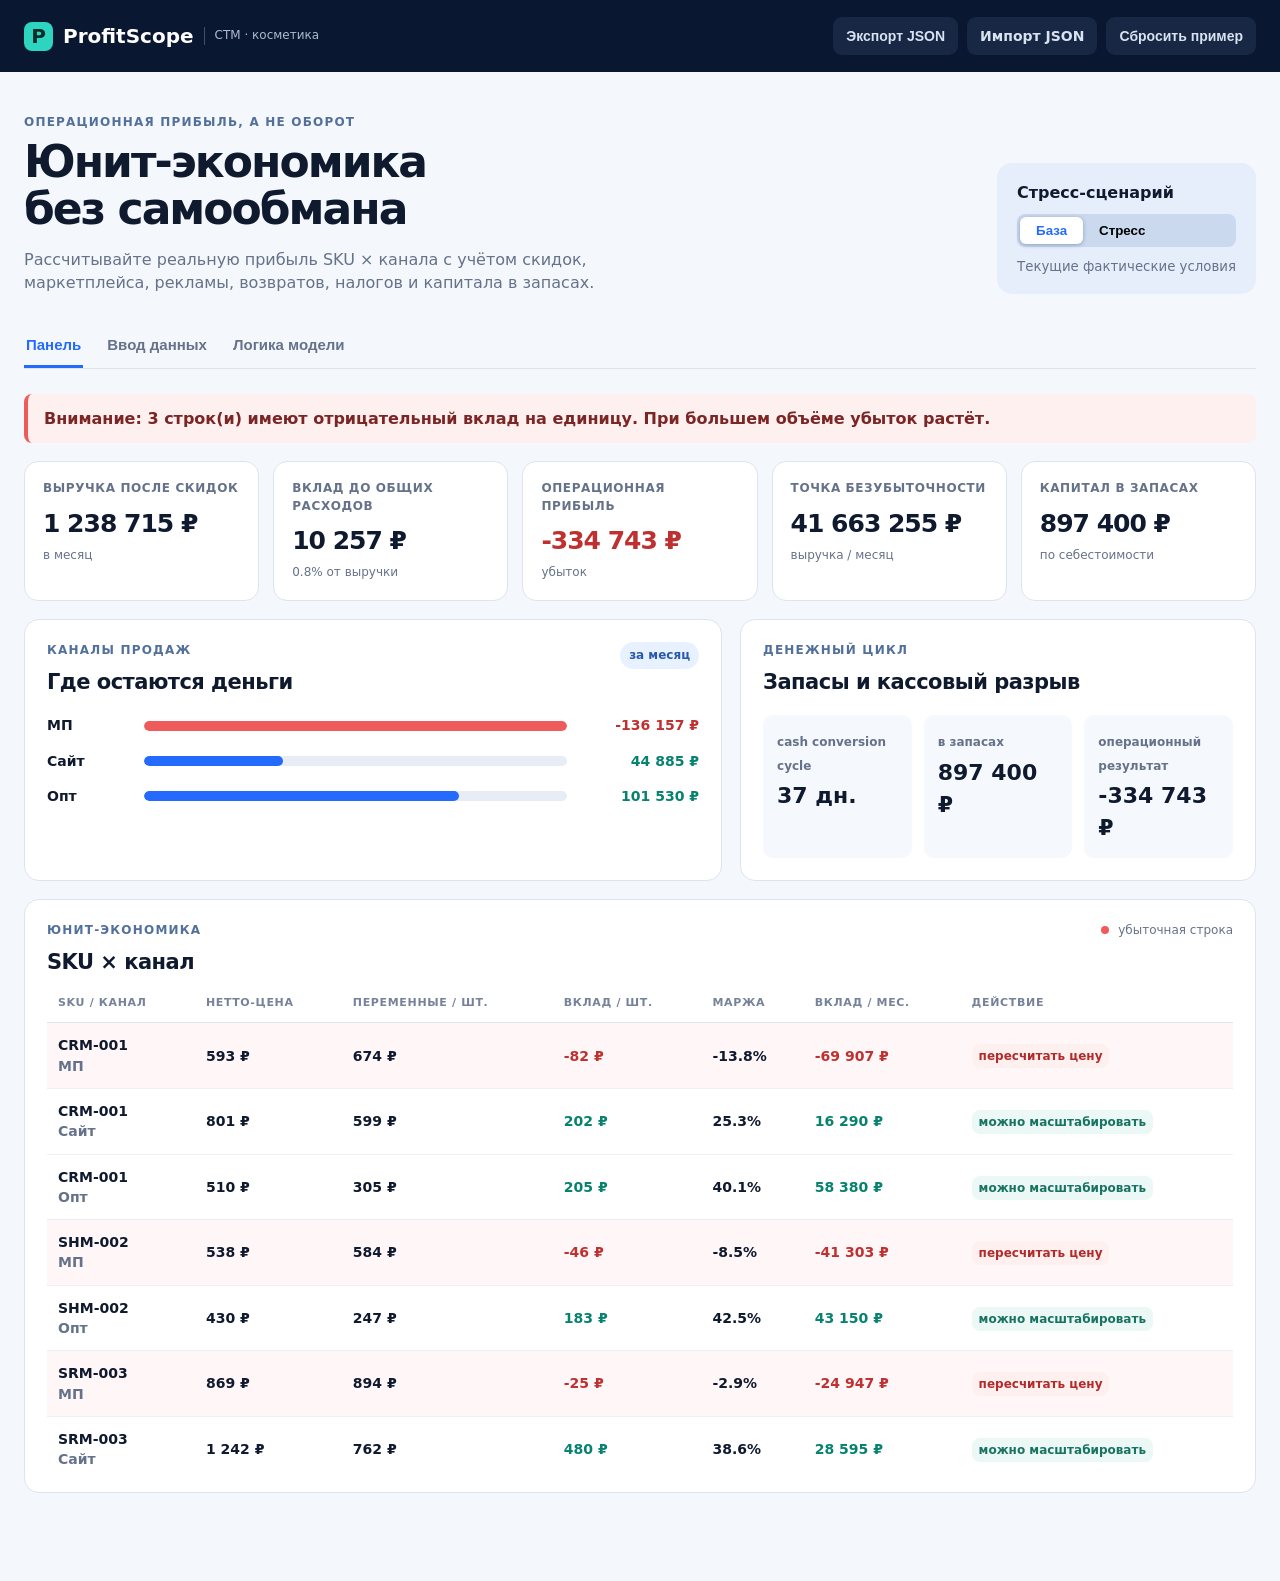
<file: index.html>
<!doctype html>
<html lang="ru">
<head>
  <meta charset="utf-8" />
  <meta name="viewport" content="width=device-width,initial-scale=1" />
  <meta name="theme-color" content="#0a1730" />
  <title>ProfitScope — юнит-экономика СТМ</title>
  <link rel="stylesheet" href="./styles.css" />
</head>
<body>
  <header class="topbar">
    <div class="brand"><span class="brand-mark">P</span><span>ProfitScope</span><small>СТМ · косметика</small></div>
    <div class="header-actions"><button id="exportBtn" class="ghost">Экспорт JSON</button><label class="ghost file-label">Импорт JSON<input id="importFile" type="file" accept="application/json" hidden></label><button id="resetBtn" class="ghost">Сбросить пример</button></div>
  </header>
  <main class="shell">
    <section class="hero">
      <div><p class="eyebrow">ОПЕРАЦИОННАЯ ПРИБЫЛЬ, А НЕ ОБОРОТ</p><h1>Юнит-экономика<br>без самообмана</h1><p class="muted">Рассчитывайте реальную прибыль SKU × канала с учётом скидок, маркетплейса, рекламы, возвратов, налогов и капитала в запасах.</p></div>
      <div class="scenario"><span>Стресс-сценарий</span><div class="segmented"><button data-scenario="base" class="selected">База</button><button data-scenario="stress">Стресс</button></div><small id="scenarioHint">Текущие фактические условия</small></div>
    </section>
    <nav class="tabs" aria-label="Разделы"><button class="tab active" data-view="dashboard">Панель</button><button class="tab" data-view="data">Ввод данных</button><button class="tab" data-view="method">Логика модели</button></nav>
    <section id="dashboard" class="view active">
      <div id="alertBox" class="alert"></div>
      <div id="kpis" class="kpi-grid"></div>
      <div class="grid-2"><article class="panel"><div class="panel-head"><div><p class="label">КАНАЛЫ ПРОДАЖ</p><h2>Где остаются деньги</h2></div><span class="pill">за месяц</span></div><div id="channelBars" class="bars"></div></article><article class="panel"><div class="panel-head"><div><p class="label">ДЕНЕЖНЫЙ ЦИКЛ</p><h2>Запасы и кассовый разрыв</h2></div></div><div id="cashCycle" class="cash-cycle"></div></article></div>
      <article class="panel table-panel"><div class="panel-head"><div><p class="label">ЮНИТ-ЭКОНОМИКА</p><h2>SKU × канал</h2></div><span class="legend"><i></i> убыточная строка</span></div><div class="table-wrap"><table><thead><tr><th>SKU / канал</th><th>Нетто-цена</th><th>Переменные / шт.</th><th>Вклад / шт.</th><th>Маржа</th><th>Вклад / мес.</th><th>Действие</th></tr></thead><tbody id="unitTable"></tbody></table></div></article>
    </section>
    <section id="data" class="view">
      <div class="data-intro"><div><p class="eyebrow">ИСТОЧНИК РАСЧЁТА</p><h2>Редактируйте фактические условия</h2><p class="muted">Изменения сохраняются только в этом браузере. Для резервной копии используйте экспорт JSON.</p></div><button id="addLine" class="primary">Добавить строку</button></div>
      <article class="panel input-panel"><div class="panel-head"><div><p class="label">ОБЩИЕ ПАРАМЕТРЫ</p><h2>Налоги и денежный цикл</h2></div></div><div class="meta-grid" id="metaInputs"></div></article>
      <article class="panel input-panel"><div class="panel-head"><div><p class="label">СТРОКИ ПРОДАЖ</p><h2>SKU × канал</h2></div><span class="pill amber">все суммы в ₽</span></div><div class="table-wrap editable"><table><thead><tr><th>SKU</th><th>Канал</th><th>Шт./мес.</th><th>Цена</th><th>Скидка</th><th>Себест.</th><th>Комиссия</th><th>Логистика</th><th>Реклама</th><th>Возвраты</th><th>Фикс. канал</th><th></th></tr></thead><tbody id="editTable"></tbody></table></div></article>
      <p class="fineprint">Полная детализация на строку: цена до скидки, скидка, комиссия, эквайринг, доставка, последняя миля, хранение, реклама, промо, возвраты, себестоимость и фиксированные расходы канала. Налог задаётся в общих параметрах.</p>
    </section>
    <section id="method" class="view"><article class="method-card"><p class="eyebrow">ПРОЗРАЧНАЯ МЕТОДИКА</p><h2>Что именно считает ProfitScope</h2><div class="method-grid"><div><h3>1. Выручка</h3><p>Количество × цена после скидки. Не используем «цену на витрине» как доход.</p></div><div><h3>2. Вклад на единицу</h3><p>Нетто-цена минус налог, комиссия, платёжные расходы, логистика, реклама, возвраты и полная себестоимость.</p></div><div><h3>3. Операционная прибыль</h3><p>Сумма вкладов всех строк минус фиксированные расходы канала и компании.</p></div><div><h3>4. Точка безубыточности</h3><p>Постоянные расходы ÷ маржа вклада. Показывает выручку, нужную для нулевой прибыли.</p></div><div><h3>5. Деньги в запасе</h3><p>Оценка производственного капитала в запасе и cash conversion cycle по заданным дням.</p></div><div><h3>6. Стресс</h3><p>Проверяет, что будет при снижении объёма на 15%, росте рекламы на 20% и дополнительной скидке 5 п.п.</p></div></div></article></section>
  </main>
  <script src="./app.js"></script>
</body>
</html>
</file>
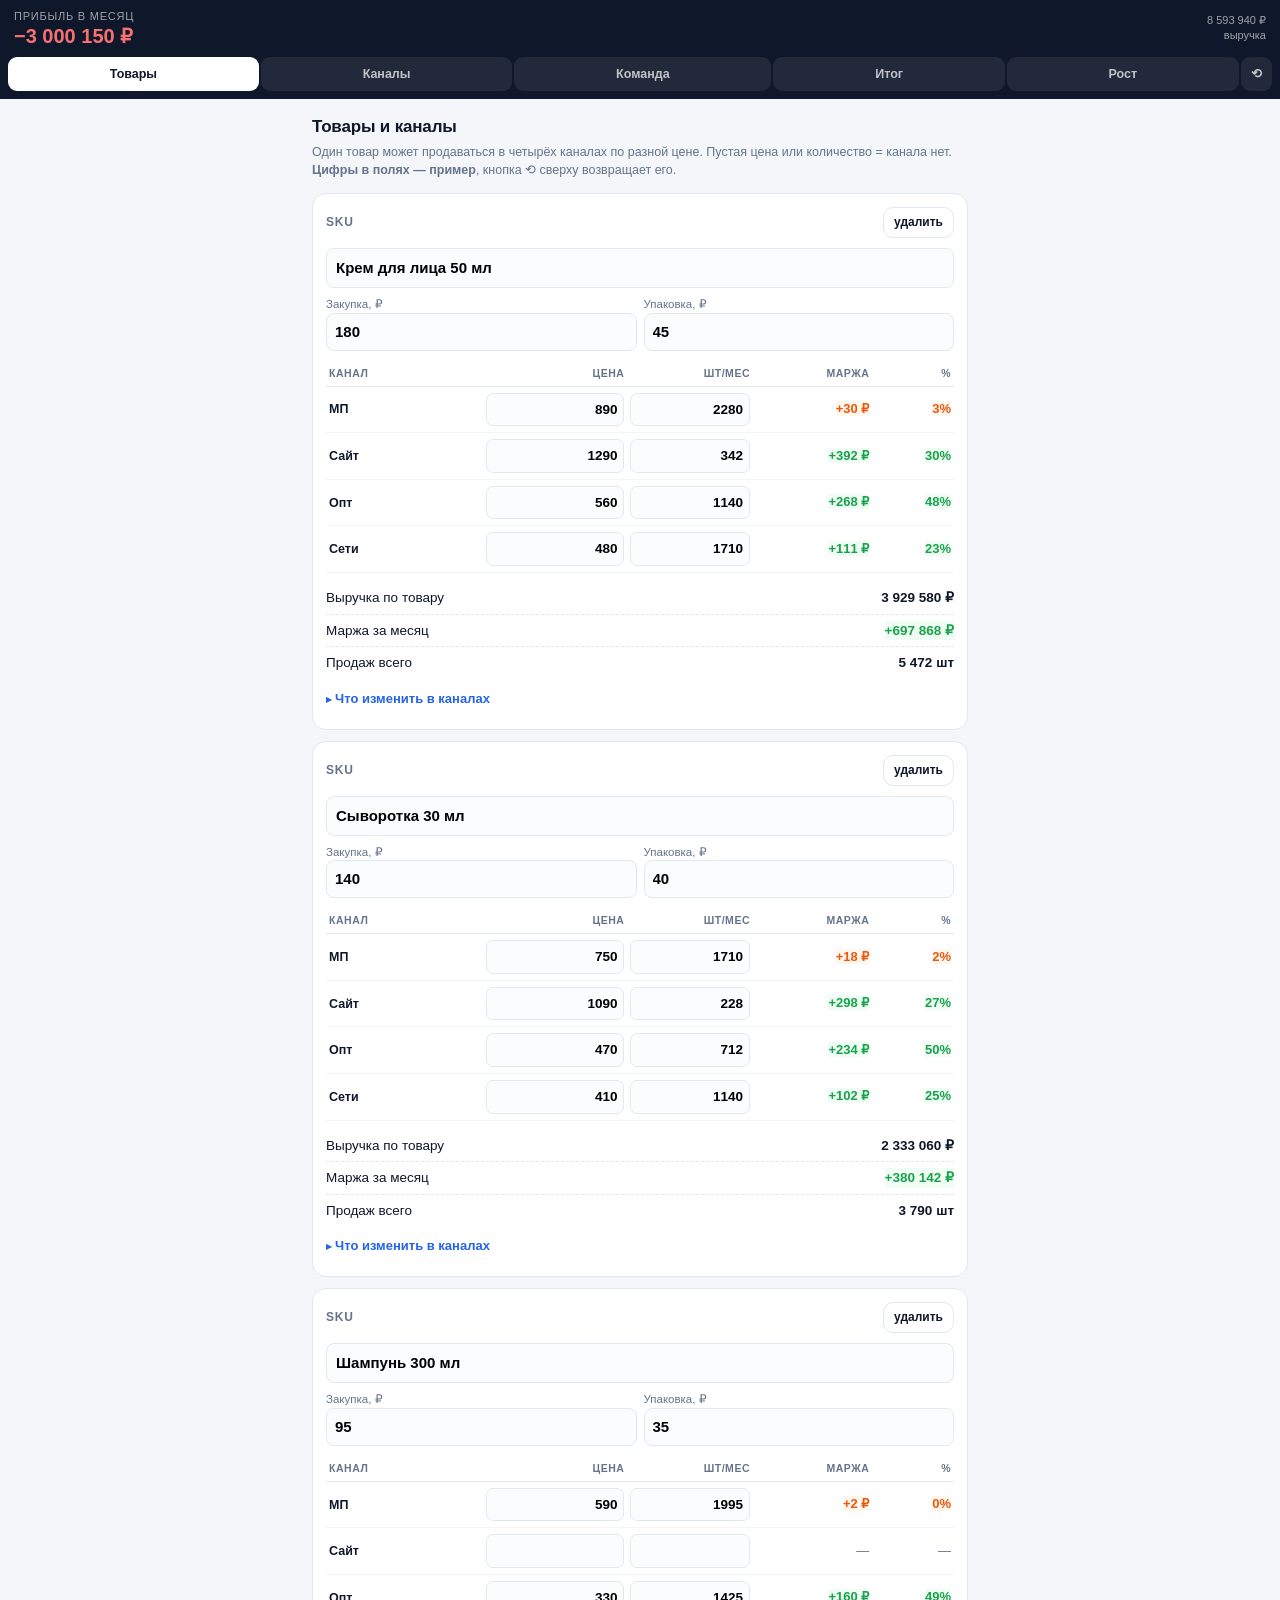
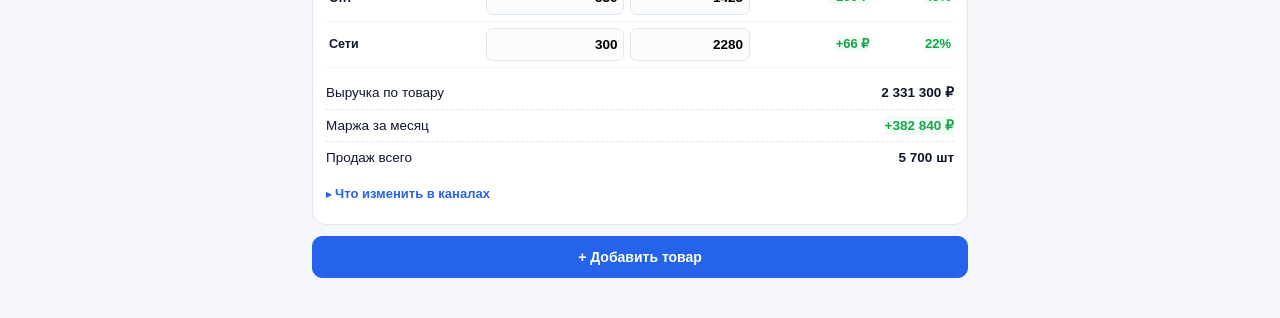
<file: stm-unit-economics/index.html>
<!DOCTYPE html>
<html lang="ru">
<head>
<meta charset="utf-8">
<meta name="viewport" content="width=device-width, initial-scale=1, viewport-fit=cover">
<meta name="theme-color" content="#0f172a">
<title>Юнит-экономика СТМ — калькулятор</title>
<style>
  :root{
    --bg:#f4f6f9; --card:#fff; --ink:#0f172a; --muted:#64748b; --line:#e2e8f0;
    --red:#dc2626; --orange:#ea580c; --yellow:#ca8a04; --green:#16a34a; --accent:#2563eb;
  }
  *{box-sizing:border-box; -webkit-tap-highlight-color:transparent}
  body{margin:0; background:var(--bg); color:var(--ink);
    font:15px/1.45 -apple-system,BlinkMacSystemFont,"Segoe UI",Roboto,"Helvetica Neue",Arial,sans-serif;
    padding-bottom:30px;}
  .wrap{max-width:680px; margin:0 auto; padding:0 12px}

  .topbar{position:sticky; top:0; z-index:30; background:#0f172a; color:#fff;
    padding:9px 14px; display:flex; align-items:center; justify-content:space-between; gap:10px;}
  .topbar .t{font-size:11px; letter-spacing:.07em; text-transform:uppercase; opacity:.6}
  .topbar .p{font-size:20px; font-weight:800; font-variant-numeric:tabular-nums; line-height:1.15}
  .topbar .r{text-align:right; font-size:11px; opacity:.6}

  .tabs{position:sticky; top:56px; z-index:25; background:#0f172a; display:flex; gap:2px;
    padding:0 8px 8px; overflow-x:auto; scrollbar-width:none}
  .tabs::-webkit-scrollbar{display:none}
  .tabs button{flex:1 0 auto; font:inherit; font-size:12.5px; font-weight:600; padding:8px 11px;
    border-radius:9px; border:0; background:rgba(255,255,255,.08); color:rgba(255,255,255,.72); white-space:nowrap}
  .tabs button.on{background:#fff; color:#0f172a}

  h1{font-size:17px; margin:16px 0 3px; letter-spacing:-.01em}
  .sub{color:var(--muted); font-size:12.5px; margin:0 0 14px}

  .card{background:var(--card); border:1px solid var(--line); border-radius:14px; padding:13px; margin-bottom:11px}
  .card h2{font-size:12px; text-transform:uppercase; letter-spacing:.07em; color:var(--muted);
    margin:0 0 10px; font-weight:600; display:flex; justify-content:space-between; align-items:center; gap:8px}

  .row{display:flex; align-items:center; justify-content:space-between; gap:10px; padding:5px 0}
  .row label{font-size:14px; flex:1; line-height:1.25}
  .row .hint{display:block; font-size:11px; color:var(--muted); margin-top:1px}
  .inp{position:relative; flex:0 0 104px}
  .inp input{width:100%; text-align:right; font:inherit; font-size:14.5px; font-weight:600;
    font-variant-numeric:tabular-nums; padding:8px 26px 8px 8px; border:1px solid var(--line);
    border-radius:8px; background:#fbfcfe; color:var(--ink); outline:none}
  .inp input:focus{border-color:var(--accent); background:#fff; box-shadow:0 0 0 3px rgba(37,99,235,.12)}
  .inp .unit{position:absolute; right:8px; top:50%; transform:translateY(-50%); font-size:11.5px; color:var(--muted); pointer-events:none}

  table{width:100%; border-collapse:collapse; font-size:13px}
  th{text-align:left; font-weight:600; color:var(--muted); font-size:10.5px; text-transform:uppercase;
    letter-spacing:.05em; padding:5px 3px; border-bottom:1px solid var(--line); white-space:nowrap}
  td{padding:6px 3px; border-bottom:1px solid #f1f5f9; font-variant-numeric:tabular-nums; vertical-align:middle}
  td.n,th.n{text-align:right}
  td input{width:100%; text-align:right; font:inherit; font-size:13.5px; font-weight:600;
    font-variant-numeric:tabular-nums; padding:6px 6px; border:1px solid var(--line); border-radius:7px;
    background:#fbfcfe; outline:none}
  td input:focus{border-color:var(--accent); background:#fff}
  td input.name{text-align:left; font-weight:500}
  .chname{font-weight:600; font-size:12.5px; white-space:nowrap}

  .chip{display:inline-block; font-size:10.5px; font-weight:700; padding:2px 7px; border-radius:99px; white-space:nowrap}
  .pos{color:var(--green); background:#f0fdf4}
  .neg{color:var(--red); background:#fef2f2}
  .mid{color:var(--orange); background:#fff7ed}
  .warn{color:var(--yellow); background:#fefce8}
  .muted{color:var(--muted)}
  .small{font-size:11.5px}

  .kv{display:flex; justify-content:space-between; gap:10px; padding:6px 0; border-bottom:1px dashed var(--line); font-size:13.5px}
  .kv:last-child{border-bottom:0}
  .kv b{font-variant-numeric:tabular-nums; white-space:nowrap}
  .kv.total{border-top:2px solid var(--ink); border-bottom:0; margin-top:4px; padding-top:9px; font-size:15px; font-weight:700}

  .wf{margin-top:10px}
  .wf .item{margin-bottom:7px}
  .wf .top{display:flex; justify-content:space-between; font-size:12px; margin-bottom:2px; gap:8px}
  .wf .track{height:5px; background:#eef2f7; border-radius:99px; overflow:hidden}
  .wf .fill{height:100%; border-radius:99px}

  .btns{display:flex; gap:7px; margin:10px 0}
  button{font:inherit; font-size:14px; font-weight:600; border-radius:10px; padding:10px 13px;
    border:1px solid var(--line); background:#fff; color:var(--ink); cursor:pointer}
  button.primary{background:var(--accent); border-color:var(--accent); color:#fff; flex:1}
  button.tiny{font-size:12px; padding:6px 10px}
  button:active{transform:scale(.985)}

  .emp{border:1px solid var(--line); border-radius:12px; padding:11px; margin-bottom:9px; background:#fff}
  .emp .hd{display:flex; gap:8px; align-items:center; margin-bottom:8px}
  .emp .hd input{flex:1; font:inherit; font-weight:600; font-size:14px; padding:7px 9px;
    border:1px solid var(--line); border-radius:8px; background:#fbfcfe; outline:none}
  .emp .grid{display:grid; grid-template-columns:1fr 1fr; gap:7px}
  .emp .f{font-size:11px; color:var(--muted); margin-bottom:1px}
  .emp .f input,.emp .f select{width:100%; font:inherit; font-size:13.5px; font-weight:600; padding:7px 8px;
    border:1px solid var(--line); border-radius:8px; background:#fbfcfe; outline:none; color:var(--ink)}
  .emp .metrics{margin-top:9px; padding-top:9px; border-top:1px dashed var(--line); font-size:12.5px}
  .emp .metrics .m{display:flex; justify-content:space-between; gap:8px; padding:2px 0}

  details{margin-top:4px}
  summary{cursor:pointer; font-size:13px; color:var(--accent); font-weight:600; padding:7px 0; list-style:none}
  summary::-webkit-details-marker{display:none}
  summary:before{content:"▸ "; font-size:11px}
  details[open] summary:before{content:"▾ "}
  details p, details li{font-size:12.5px; color:#475569; line-height:1.5}
  details ul{padding-left:16px; margin:5px 0}

  .diag{border-left:3px solid var(--red); padding:9px 11px; background:#fef2f2; border-radius:0 9px 9px 0; font-size:13px; margin-bottom:8px}
  .diag.ok{border-color:var(--green); background:#f0fdf4}
  .diag.warn{border-color:var(--yellow); background:#fefce8}
  .diag b{display:block; margin-bottom:2px}

  .foot{text-align:center; font-size:11px; color:#94a3b8; margin-top:18px; line-height:1.5}
  @media (max-width:430px){
    td input{font-size:12.5px; padding:5px 4px}
    th{font-size:9.5px}
    table{font-size:12px}
    .tabs button{font-size:11.5px; padding:7px 9px}
  }
</style>
</head>
<body>

<div class="topbar">
  <div>
    <div class="t">Прибыль в месяц</div>
    <div class="p" id="tbProfit">—</div>
  </div>
  <div class="r">
    <div id="tbRev">—</div>
    <div>выручка</div>
  </div>
</div>
<nav class="tabs" id="tabs"></nav>
<main class="wrap" id="view"></main>
<script>
(function(){
"use strict";

/* ---------- справочники ---------- */
var CHANNELS = [
  {id:'mp', name:'Маркетплейсы', short:'МП', fields:[
    {k:'commission', l:'Комиссия МП', u:'%', cat:'comm'},
    {k:'logistics',  l:'Логистика и последняя миля', u:'\u20bd', cat:'log', per:'unit'},
    {k:'storage',    l:'Хранение, приёмка, утилизация', u:'\u20bd', cat:'stor', per:'unit'},
    {k:'returns',    l:'Возвраты и списания', u:'%', cat:'ret'},
    {k:'ads',        l:'Реклама (ДРР)', u:'%', cat:'ads'},
    {k:'acquiring',  l:'Эквайринг', u:'%', cat:'acq'},
    {k:'tax',        l:'Налог с оборота', u:'%', cat:'tax'}
  ]},
  {id:'site', name:'Свой сайт', short:'Сайт', fields:[
    {k:'commission', l:'Комиссия платформы', u:'%', cat:'comm'},
    {k:'logistics',  l:'Доставка клиенту', u:'\u20bd', cat:'log', per:'unit'},
    {k:'returns',    l:'Возвраты', u:'%', cat:'ret'},
    {k:'ads',        l:'Реклама и трафик (ДРР)', u:'%', cat:'ads'},
    {k:'acquiring',  l:'Эквайринг', u:'%', cat:'acq'},
    {k:'tax',        l:'Налог с оборота', u:'%', cat:'tax'}
  ]},
  {id:'opt', name:'Опт', short:'Опт', fields:[
    {k:'bonus',      l:'Ретро-бонус, скидка', u:'%', cat:'bonus'},
    {k:'logistics',  l:'Доставка до клиента', u:'\u20bd', cat:'log', per:'unit'},
    {k:'returns',    l:'Возвраты', u:'%', cat:'ret'},
    {k:'tax',        l:'Налог с оборота', u:'%', cat:'tax'}
  ]},
  {id:'net', name:'Сетевые магазины', short:'Сети', fields:[
    {k:'bonus',      l:'Ретро-бонус', u:'%', cat:'bonus'},
    {k:'logistics',  l:'Доставка на РЦ', u:'\u20bd', cat:'log', per:'unit'},
    {k:'returns',    l:'Возвраты', u:'%', cat:'ret'},
    {k:'fines',      l:'Штрафы, промо-поддержка', u:'%', cat:'fines'},
    {k:'tax',        l:'Налог с оборота', u:'%', cat:'tax'}
  ]}
];

var CAT_LABEL = {comm:'Комиссии', log:'Логистика', stor:'Хранение', ret:'Возвраты и списания',
  bonus:'Ретро-бонусы', fines:'Штрафы и промо', ads:'Реклама', acq:'Эквайринг', tax:'Налоги',
  cogs:'Себестоимость'};

var DEPTS = [{id:'mp',n:'Маркетплейсы'},{id:'site',n:'Свой сайт'},{id:'opt',n:'Опт'},
  {id:'net',n:'Сети'},{id:'shared',n:'Общее'}];

var TYPES = [{id:'revenue',n:'Приносит выручку'},{id:'support',n:'Поддержка'},
  {id:'mgmt',n:'Управление'}];

function ch(id){ for(var i=0;i<CHANNELS.length;i++) if(CHANNELS[i].id===id) return CHANNELS[i]; return null; }
function deptName(id){ for(var i=0;i<DEPTS.length;i++) if(DEPTS[i].id===id) return DEPTS[i].n; return id; }

/* ---------- стартовые данные (пример) ---------- */
function seed(){
  return {
    tabs: 'skus',
    ch: {
      mp:   {commission:'19', logistics:'95', storage:'15', returns:'8', ads:'26', acquiring:'0', tax:'6'},
      site: {commission:'0',  logistics:'280', returns:'4', ads:'18', acquiring:'2,5', tax:'6'},
      opt:  {bonus:'5', logistics:'0', returns:'1', tax:'6'},
      net:  {bonus:'12', logistics:'38', returns:'1', fines:'3', tax:'6'}
    },
    fee: {mp:'0', site:'0', opt:'0', net:'0'},
    skus: [
      {id:1, name:'Крем для лица 50 мл', cogs:'180', pack:'45',
        p:{mp:{p:'890',u:'2280'}, site:{p:'1290',u:'342'}, opt:{p:'560',u:'1140'}, net:{p:'480',u:'1710'}}},
      {id:2, name:'Сыворотка 30 мл', cogs:'140', pack:'40',
        p:{mp:{p:'750',u:'1710'}, site:{p:'1090',u:'228'}, opt:{p:'470',u:'712'}, net:{p:'410',u:'1140'}}},
      {id:3, name:'Шампунь 300 мл', cogs:'95', pack:'35',
        p:{mp:{p:'590',u:'1995'}, site:{p:'',u:''}, opt:{p:'330',u:'1425'}, net:{p:'300',u:'2280'}}}
    ],
    team: [
      {id:1, role:'Директор / владелец', salary:'180000', tax:'30', qty:'1', dept:'shared', type:'mgmt'},
      {id:2, role:'Маркетолог', salary:'140000', tax:'30', qty:'1', dept:'shared', type:'revenue'},
      {id:3, role:'Менеджер маркетплейсов', salary:'110000', tax:'30', qty:'1', dept:'mp', type:'revenue'},
      {id:4, role:'Категорийный менеджер', salary:'100000', tax:'30', qty:'1', dept:'shared', type:'revenue'},
      {id:5, role:'Менеджер опта и сетей', salary:'120000', tax:'30', qty:'1', dept:'shared', type:'revenue'},
      {id:6, role:'Контент, дизайн, съёмка', salary:'90000', tax:'30', qty:'1', dept:'shared', type:'support'},
      {id:7, role:'Поддержка клиентов, SMM', salary:'70000', tax:'30', qty:'1', dept:'site', type:'revenue'},
      {id:8, role:'Кладовщик', salary:'80000', tax:'30', qty:'1', dept:'shared', type:'support'},
      {id:9, role:'Сборщик заказов', salary:'65000', tax:'30', qty:'2', dept:'shared', type:'support'},
      {id:10, role:'Бухгалтер (аутсорс)', salary:'35000', tax:'0', qty:'1', dept:'shared', type:'support'}
    ],
    other: [
      {id:1, name:'Аренда склада и офиса', sum:'600000'},
      {id:2, name:'Разработка формул, сертификация, дизайн', sum:'500000'},
      {id:3, name:'Свой склад и фулфилмент', sum:'400000'},
      {id:4, name:'Проценты по кредитам и займам', sum:'800000'},
      {id:5, name:'IT, сервисы, аналитика', sum:'300000'},
      {id:6, name:'Прочее (юристы, командировки)', sum:'500000'}
    ],
    fact: '-3000000',
    growth: {cnt:'5', cm3:'150', units:'300', extra:'250000'}
  };
}

/* ---------- состояние ---------- */
var S = load() || seed();
var uid = 100;
function nextId(){ return ++uid; }

function save(){ try{ localStorage.setItem('ue2', JSON.stringify(S)); }catch(e){} }
function load(){ try{ var s = localStorage.getItem('ue2'); return s ? JSON.parse(s) : null; }catch(e){ return null; } }

/* ---------- утилиты ---------- */
function num(v){
  if (typeof v === 'number') return isFinite(v) ? v : 0;
  var s = String(v==null?'':v).replace(/\u2212/g,'-').replace(/\s|\u00a0/g,'').replace(',','.').replace(/[^0-9.\-]/g,'');
  var n = parseFloat(s);
  return isNaN(n) ? 0 : n;
}
function fmt(n,d){
  d = d||0;
  return new Intl.NumberFormat('ru-RU',{minimumFractionDigits:d, maximumFractionDigits:d}).format(n);
}
function money(n){ return fmt(Math.round(n)) + ' \u20bd'; }
function signed(n){ return (n>0?'+':(n<0?'\u2212':'')) + fmt(Math.abs(Math.round(n))) + ' \u20bd'; }
function pct(n,d){ return fmt(n, d===undefined?1:d) + '%'; }
function esc(s){ return String(s==null?'':s).replace(/[&<>"']/g, function(c){
  return ({'&':'&amp;','<':'&lt;','>':'&gt;','"':'&quot;',"'":'&#39;'})[c]; }); }
function tone(v){ return v<0 ? 'neg' : (v<0.10 ? 'mid' : (v<0.15 ? 'warn' : 'pos')); }

/* ---------- модель: юнит-экономика ---------- */
function unit(sku, chId){
  var cfg = S.ch[chId], pr = sku.p[chId];
  if (!cfg || !pr) return null;
  var price = num(pr.p), units = num(pr.u);
  if (price <= 0 || units <= 0) return null;
  var c = ch(chId), br = [], rateSum = 0, fixSum = 0;
  c.fields.forEach(function(f){
    var v = num(cfg[f.k]);
    if (!v) return;
    var amount = (f.u === '%') ? price*v/100 : v;
    if (f.u === '%') rateSum += v/100; else fixSum += v;
    br.push({cat:f.cat, label:f.l, amount:amount});
  });
  var cogs = num(sku.cogs) + num(sku.pack);
  var deduct = 0;
  br.forEach(function(b){ deduct += b.amount; });
  var cm3 = price - deduct - cogs;
  return {ch:chId, price:price, units:units, br:br, rateSum:rateSum, fixSum:fixSum,
    cogs:cogs, cm3:cm3, pct: cm3/price, revenue: price*units, month: cm3*units};
}

function lever(u, target){
  target = target || 0.15;
  var den = 1 - u.rateSum - target;
  var priceNeeded = den > 0 ? (u.fixSum + u.cogs)/den : null;
  var cogsMax = u.price*(1 - u.rateSum) - u.fixSum - target*u.price;
  var adsRate = num(S.ch[u.ch].ads)/100;
  var maxAds = null;
  if (u.ch === 'mp' || u.ch === 'site'){
    var base = 1 - (u.rateSum - adsRate) - (u.fixSum + u.cogs)/u.price;
    maxAds = base*100;
  }
  return {priceNeeded:priceNeeded, cogsMax:cogsMax, maxAds:maxAds};
}

/* ---------- модель: портфель и P&L ---------- */
function portfolio(){
  var res = {};
  CHANNELS.forEach(function(c){ res[c.id] = {rev:0, cm3:0, units:0, by:{} }; });
  S.skus.forEach(function(sku){
    CHANNELS.forEach(function(c){
      var u = unit(sku, c.id);
      if (!u) return;
      var r = res[c.id];
      r.rev += u.revenue; r.cm3 += u.month; r.units += u.units;
      u.br.forEach(function(b){
        if (!r.by[b.cat]) r.by[b.cat] = 0;
        r.by[b.cat] += b.amount*u.units;
      });
      if (!r.by.cogs) r.by.cogs = 0;
      r.by.cogs += u.cogs*u.units;
    });
  });
  return res;
}

function teamCost(e){ return num(e.salary)*(1 + num(e.tax)/100)*num(e.qty); }

function team(){
  var total = 0, byDept = {}, headsByDept = {};
  DEPTS.forEach(function(d){ byDept[d.id] = 0; headsByDept[d.id] = 0; });
  S.team.forEach(function(e){
    var c = teamCost(e), q = num(e.qty);
    total += c;
    if (!byDept[e.dept]) byDept[e.dept] = 0;
    if (!headsByDept[e.dept]) headsByDept[e.dept] = 0;
    byDept[e.dept] += c; headsByDept[e.dept] += q;
  });
  return {total:total, byDept:byDept, heads:headsByDept};
}

function pl(){
  var pf = portfolio(), tm = team();
  var rev = 0, cm3 = 0, fees = 0;
  CHANNELS.forEach(function(c){ rev += pf[c.id].rev; cm3 += pf[c.id].cm3; fees += num(S.fee[c.id]); });
  var other = 0;
  S.other.forEach(function(o){ other += num(o.sum); });
  var profit = cm3 - tm.total - other - fees;
  return {pf:pf, team:tm, rev:rev, cm3:cm3, fees:fees, other:other,
    profit:profit, margin: rev>0 ? cm3/rev : 0,
    fixed: tm.total + other + fees};
}

/* ---------- рендер: каркас ---------- */
var TABS = [
  {id:'skus', n:'Товары'},
  {id:'chans', n:'Каналы'},
  {id:'team', n:'Команда'},
  {id:'pl', n:'Итог'},
  {id:'growth', n:'Рост'}
];

function renderTabs(){
  var h = '';
  TABS.forEach(function(t){
    h += '<button data-act="tab" data-tab="' + t.id + '"' + (S.tab===t.id?' class="on"':'') + '>' + t.n + '</button>';
  });
  h += '<button data-act="reset" title="Сбросить" style="flex:0 0 auto;padding:8px 10px">\u27f2</button>';
  document.getElementById('tabs').innerHTML = h;
}

function unitTD(i, c, pr){
  var cell = '<td class="n"><input data-bind="sku:' + i + ':' + c.id + ':p" inputmode="decimal" value="' + esc(pr.p||'') + '"></td>' +
             '<td class="n"><input data-bind="sku:' + i + ':' + c.id + ':u" inputmode="decimal" value="' + esc(pr.u||'') + '"></td>' +
             '<td class="n" id="m-' + i + '-' + c.id + '">—</td>' +
             '<td class="n" id="p-' + i + '-' + c.id + '">—</td>';
  return cell;
}

function renderSkus(){
  var h = '<h1>Товары и каналы</h1>' +
    '<p class="sub">Один товар может продаваться в четырёх каналах по разной цене. Пустая цена или количество = канала нет. <b>Цифры в полях — пример</b>, кнопка ⟲ сверху возвращает его.</p>';

  S.skus.forEach(function(sku){
    h += '<div class="card">' +
      '<h2><span>SKU</span><button class="tiny" data-act="delSku" data-id="' + sku.id + '">удалить</button></h2>' +
      '<div style="margin-bottom:8px"><input class="name" data-bind="sku:' + sku.id + ':name" value="' + esc(sku.name) + '" style="width:100%;font:inherit;font-weight:600;padding:8px 9px;border:1px solid var(--line);border-radius:8px;background:#fbfcfe;outline:none"></div>' +
      '<div style="display:grid;grid-template-columns:1fr 1fr;gap:7px;margin-bottom:10px">' +
        '<div><div class="small muted">Закупка, ₽</div><input data-bind="sku:' + sku.id + ':cogs" inputmode="decimal" value="' + esc(sku.cogs) + '" style="width:100%;font:inherit;font-weight:600;padding:7px 8px;border:1px solid var(--line);border-radius:8px;background:#fbfcfe;outline:none"></div>' +
        '<div><div class="small muted">Упаковка, ₽</div><input data-bind="sku:' + sku.id + ':pack" inputmode="decimal" value="' + esc(sku.pack) + '" style="width:100%;font:inherit;font-weight:600;padding:7px 8px;border:1px solid var(--line);border-radius:8px;background:#fbfcfe;outline:none"></div>' +
      '</div>' +
      '<table style="table-layout:fixed"><colgroup><col style="width:25%"><col style="width:23%"><col style="width:20%"><col style="width:19%"><col style="width:13%"></colgroup>' +
      '<thead><tr><th>Канал</th><th class="n">Цена</th><th class="n">Шт/мес</th><th class="n">Маржа</th><th class="n">%</th></tr></thead><tbody>';

    CHANNELS.forEach(function(c){
      var pr = sku.p[c.id] || {p:'',u:''};
      h += '<tr><td class="chname">' + c.short + '</td>' + unitTD(sku.id, c, pr) + '</tr>';
    });

    h += '</tbody></table>' +
      '<div id="sku-foot-' + sku.id + '" style="margin-top:9px"></div>' +
      '<details><summary>Что изменить в каналах</summary><div id="levers-' + sku.id + '"></div></details>' +
      '</div>';
  });

  h += '<div class="btns"><button class="primary" data-act="addSku">+ Добавить товар</button></div>';
  document.getElementById('view').innerHTML = h;
}

function renderChans(){
  var h = '<h1>Экономика каналов</h1>' +
    '<p class="sub">Ставки и сборы по каждому каналу. Это общие условия — они применяются ко всем товарам.</p>';

  CHANNELS.forEach(function(c){
    var cfg = S.ch[c.id];
    h += '<div class="card"><h2>' + c.name + '</h2>';
    c.fields.forEach(function(f){
      h += '<div class="row"><label>' + f.l + '</label>' +
        '<div class="inp"><input data-bind="ch:' + c.id + ':' + f.k + '" inputmode="decimal" value="' + esc(cfg[f.k]||'') + '"><span class="unit">' + (f.u==='%'?'%':'₽') + '</span></div></div>';
    });
    h += '<div class="row"><label>Прочие расходы на канал<span class="hint">входной билет сети, подписки — в месяц</span></label>' +
      '<div class="inp"><input data-bind="fee:' + c.id + '" inputmode="decimal" value="' + esc(S.fee[c.id]||'') + '"><span class="unit">₽</span></div></div>';
    h += '<div id="chsum-' + c.id + '" style="margin-top:10px;padding-top:10px;border-top:1px dashed var(--line)"></div>';
    h += '</div>';
  });

  document.getElementById('view').innerHTML = h;
}

function renderTeam(){
  var h = '<h1>Команда и ФОТ</h1>' +
    '<p class="sub">Каждая строка — одна должность. Считается полная стоимость с взносами и окупаемость.</p>';
  h += '<div class="card" id="team-sum"></div>';

  S.team.forEach(function(e){
    h += '<div class="emp">' +
      '<div class="hd"><input data-bind="emp:' + e.id + ':role" value="' + esc(e.role) + '">' +
      '<button class="tiny" data-act="delEmp" data-id="' + e.id + '">×</button></div>' +
      '<div class="grid">' +
        '<div class="f">Оклад, ₽/мес<input data-bind="emp:' + e.id + ':salary" inputmode="decimal" value="' + esc(e.salary) + '"></div>' +
        '<div class="f">Человек<input data-bind="emp:' + e.id + ':qty" inputmode="decimal" value="' + esc(e.qty) + '"></div>' +
        '<div class="f">Взносы, %<input data-bind="emp:' + e.id + ':tax" inputmode="decimal" value="' + esc(e.tax) + '"></div>' +
        '<div class="f">Направление<select data-bind="emp:' + e.id + ':dept">' + DEPTS.map(function(d){
          return '<option value="' + d.id + '"' + (e.dept===d.id?' selected':'') + '>' + d.n + '</option>'; }).join('') + '</select></div>' +
        '<div class="f" style="grid-column:1/-1">Тип роли<select data-bind="emp:' + e.id + ':type">' + TYPES.map(function(t){
          return '<option value="' + t.id + '"' + (e.type===t.id?' selected':'') + '>' + t.n + '</option>'; }).join('') + '</select></div>' +
      '</div>' +
      '<div class="metrics" id="emp-m-' + e.id + '"></div>' +
      '</div>';
  });

  h += '<div class="btns"><button class="primary" data-act="addEmp">+ Добавить должность</button></div>';
  document.getElementById('view').innerHTML = h;
}

function renderPL(){
  var h = '<h1>Итог за месяц</h1>' +
    '<p class="sub">Сводный P&L: все каналы минус ФОТ и постоянные расходы.</p>';
  h += '<div class="card" id="pl-main"></div>';
  h += '<div class="card" id="pl-recon"><h2>Сверка с фактом</h2>' + reconInput() + '<div id="recon-out" style="margin-top:8px"></div></div>';
  h += '<div class="card" id="pl-diag"></div>';
  h += '<div class="card" id="pl-bep"></div>';
  h += '<div class="card"><h2>Передать данные на разбор</h2>' +
       '<p class="small muted" style="margin:0 0 10px">Скачайте файл и отправьте его в Telegram. Внутри все товары, каналы, команда и расходы — этого достаточно для полного разбора и плана развития.</p>' +
       '<div class="btns" style="margin:0 0 8px"><button class="primary" data-act="exportJson">Скачать файл данных</button></div>' +
       '<div class="btns" style="margin:0"><button data-act="exportCsv" style="flex:1">Таблица для Excel</button>' +
       '<button data-act="importJson">Загрузить файл</button></div>' +
       '<input type="file" id="importFile" accept=".json,application/json" style="display:none">' +
       '<p class="small muted" style="margin:10px 0 0">К файлу приложите выгрузки «Отчёт о реализации» из WB и Ozon за 3-6 месяцев — тогда расчёт сверим с фактом.</p></div>';
  h += '<div class="card"><h2>Прочие постоянные расходы</h2><div id="other-list"></div>' +
       '<div class="btns" style="margin-bottom:2px"><button class="tiny" data-act="addOther">+ Добавить строку</button></div></div>';
  document.getElementById('view').innerHTML = h;
  var ol = document.getElementById('other-list');
  var oh = '';
  S.other.forEach(function(o){
    oh += '<div style="display:flex;gap:6px;align-items:center;margin-bottom:6px">' +
      '<input data-bind="other:' + o.id + ':name" value="' + esc(o.name) + '" style="flex:1;min-width:0;font:inherit;font-size:13.5px;padding:7px 8px;border:1px solid var(--line);border-radius:8px;background:#fbfcfe;outline:none">' +
      '<input data-bind="other:' + o.id + ':sum" inputmode="decimal" value="' + esc(o.sum) + '" style="width:104px;text-align:right;font:inherit;font-size:13.5px;font-weight:600;padding:7px 8px;border:1px solid var(--line);border-radius:8px;background:#fbfcfe;outline:none">' +
      '<button class="tiny" data-act="delOther" data-id="' + o.id + '">×</button></div>';
  });
  ol.innerHTML = oh;
}

function renderGrowth(){
  var g = S.growth;
  var h = '<h1>Стоит ли расширять ассортимент</h1>' +
    '<p class="sub">Расширение помогает, только если новый товар приносит маржи больше, чем добавляет расходов.</p>';
  h += '<div class="card"><h2>Новые товары</h2>' +
    '<div class="row"><label>Сколько новых SKU</label><div class="inp"><input data-bind="growth:cnt" inputmode="decimal" value="' + esc(g.cnt) + '"><span class="unit">шт</span></div></div>' +
    '<div class="row"><label>Средняя маржа на единицу<span class="hint">прибыль до постоянных расходов</span></label><div class="inp"><input data-bind="growth:cm3" inputmode="decimal" value="' + esc(g.cm3) + '"><span class="unit">₽</span></div></div>' +
    '<div class="row"><label>Продаж на SKU в месяц</label><div class="inp"><input data-bind="growth:units" inputmode="decimal" value="' + esc(g.units) + '"><span class="unit">шт</span></div></div>' +
    '<div class="row"><label>Доп. расходы на них<span class="hint">люди, реклама, склад — в месяц</span></label><div class="inp"><input data-bind="growth:extra" inputmode="decimal" value="' + esc(g.extra) + '"><span class="unit">₽</span></div></div>' +
    '<div id="growth-res" style="margin-top:12px;padding-top:12px;border-top:1px dashed var(--line)"></div></div>';
  h += '<div class="card"><h2>Правило</h2>' +
    '<p class="small muted" style="margin:0 0 8px">Новый SKU имеет смысл, если его маржа за месяц больше прироста постоянных расходов. Если маржа на единицу отрицательная — каждый новый товар увеличивает убыток, а не уменьшает.</p>' +
    '<p class="small muted" style="margin:0">Расширение ассортимента не лечит убыток от отрицательной маржи и раздутых постоянных расходов. Оно их умножает.</p></div>';
  document.getElementById('view').innerHTML = h;
}

/* ---------- распределение постоянных расходов по каналам ---------- */
function channelPL(P){
  var out = {}, shared = P.team.byDept.shared || 0;
  CHANNELS.forEach(function(c){
    var share = P.rev > 0 ? P.pf[c.id].rev / P.rev : 0;
    var direct = P.team.byDept[c.id] || 0;
    var allocFot = shared * share;
    var allocOther = P.other * share;
    var fee = num(S.fee[c.id]);
    out[c.id] = {rev:P.pf[c.id].rev, cm3:P.pf[c.id].cm3, share:share, direct:direct,
      allocFot:allocFot, allocOther:allocOther, fee:fee,
      profit:P.pf[c.id].cm3 - direct - allocFot - allocOther - fee};
  });
  return out;
}

/* ---------- обновление чисел ---------- */
function refresh(){
  var P = pl();
  var tp = document.getElementById('tbProfit');
  if (tp){
    tp.textContent = signed(P.profit);
    tp.style.color = P.profit >= 0 ? '#4ade80' : '#f87171';
    document.getElementById('tbRev').textContent = money(P.rev);
  }
  if (S.tab === 'skus') refreshSkus();
  else if (S.tab === 'chans') refreshChans(P);
  else if (S.tab === 'team') refreshTeam(P);
  else if (S.tab === 'pl') refreshPL(P);
  else if (S.tab === 'growth') refreshGrowth(P);
}

function refreshSkus(){
  S.skus.forEach(function(sku){
    var trev = 0, tcm = 0, tunits = 0, lev = '';
    CHANNELS.forEach(function(c){
      var mEl = document.getElementById('m-' + sku.id + '-' + c.id);
      var pEl = document.getElementById('p-' + sku.id + '-' + c.id);
      if (!mEl) return;
      var u = unit(sku, c.id);
      if (!u){
        mEl.innerHTML = '<span class="muted">—</span>';
        pEl.innerHTML = '<span class="muted">—</span>';
        return;
      }
      trev += u.revenue; tcm += u.month; tunits += u.units;
      var cls = u.cm3 < 0 ? 'neg' : (u.pct < 0.10 ? 'mid' : 'pos');
      mEl.innerHTML = '<span class="' + cls + '" style="font-weight:700">' + signed(u.cm3) + '</span>';
      pEl.innerHTML = '<span class="' + cls + '" style="font-weight:700">' + pct(u.pct*100, 0) + '</span>';
      var L = lever(u);
      lev += '<div class="kv"><span>' + c.name + '</span><b>' +
        'цена ≥ ' + (L.priceNeeded !== null ? money(L.priceNeeded) : '—') +
        ' · закупка ≤ ' + money(Math.max(0, L.cogsMax)) +
        (L.maxAds !== null ? ' · ДРР ≤ ' + pct(Math.max(0, L.maxAds), 0) : '') + '</b></div>';
    });
    var f = document.getElementById('sku-foot-' + sku.id);
    if (f) f.innerHTML =
      '<div class="kv"><span>Выручка по товару</span><b>' + money(trev) + '</b></div>' +
      '<div class="kv"><span>Маржа за месяц</span><b class="' + (tcm < 0 ? 'neg' : 'pos') + '">' + signed(tcm) + '</b></div>' +
      '<div class="kv"><span>Продаж всего</span><b>' + fmt(tunits) + ' шт</b></div>';
    var lv = document.getElementById('levers-' + sku.id);
    if (lv) lv.innerHTML = lev || '<p class="muted small">Нет активных каналов.</p>';
  });
}

function refreshChans(P){
  var cp = channelPL(P);
  CHANNELS.forEach(function(c){
    var box = document.getElementById('chsum-' + c.id);
    if (!box) return;
    var d = cp[c.id];
    if (d.rev <= 0){ box.innerHTML = '<span class="muted small">Нет продаж в этом канале</span>'; return; }
    box.innerHTML =
      '<div class="kv"><span>Выручка</span><b>' + money(d.rev) + '</b></div>' +
      '<div class="kv"><span>Маржа после переменных</span><b class="' + (d.cm3 < 0 ? 'neg' : 'pos') + '">' + signed(d.cm3) + ' · ' + pct(d.cm3/d.rev*100) + '</b></div>' +
      '<div class="kv"><span>ФОТ: прямой / распределённый</span><b>' + money(d.direct) + ' / ' + money(d.allocFot) + '</b></div>' +
      '<div class="kv"><span>Прочие расходы</span><b>' + money(d.allocOther + d.fee) + '</b></div>' +
      '<div class="kv total"><span>Прибыль канала</span><b class="' + (d.profit < 0 ? 'neg' : 'pos') + '">' + signed(d.profit) + '</b></div>';
  });
}

function refreshTeam(P){
  var sum = document.getElementById('team-sum');
  if (sum){
    var ratio = P.rev > 0 ? P.team.total / P.rev : 0;
    var heads = 0;
    S.team.forEach(function(e){ heads += num(e.qty); });
    var perHead = heads > 0 ? P.rev / heads : 0;
    var vcls = ratio > 0.25 ? 'neg' : (ratio > 0.2 ? 'mid' : 'pos');
    var vtxt = ratio > 0.25 ? 'ФОТ слишком тяжёлый для такой выручки'
             : (ratio > 0.2 ? 'ФОТ выше нормы' : 'ФОТ в пределах нормы');
    var rows = '';
    DEPTS.forEach(function(d){
      if (d.id === 'shared') return;
      var cm = P.pf[d.id] ? P.pf[d.id].cm3 : 0;
      var share = (P.rev > 0 && P.pf[d.id]) ? P.pf[d.id].rev / P.rev : 0;
      var fot = (P.team.byDept[d.id] || 0) + (P.team.byDept.shared || 0) * share;
      if (fot <= 0 && cm <= 0) return;
      var cov = fot > 0 ? cm / fot : 9;
      rows += '<div class="kv"><span>' + d.n + '</span><b class="' + (cov < 1 ? 'neg' : 'pos') + '">' +
        money(cm) + ' / ' + money(fot) + '</b></div>';
    });
    sum.innerHTML = '<h2>Итого по команде</h2>' +
      '<div class="kv"><span>ФОТ с взносами</span><b>' + money(P.team.total) + '</b></div>' +
      '<div class="kv"><span>Доля от выручки</span><b class="' + vcls + '">' + pct(ratio*100) + '</b></div>' +
      '<div class="kv"><span>Выручка на человека</span><b>' + money(perHead) + '</b></div>' +
      '<div class="kv"><span>Маржа на человека</span><b>' + money(heads > 0 ? P.cm3/heads : 0) + '</b></div>' +
      '<div style="margin:8px 0 4px" class="chip ' + vcls + '">' + vtxt + '</div>' +
      (rows ? '<div style="margin-top:10px;padding-top:8px;border-top:1px dashed var(--line)"><div class="small muted" style="margin-bottom:4px">Маржа направления / ФОТ направления с распределением</div>' + rows + '</div>' : '') +
      '<p class="small muted" style="margin:8px 0 0">Норма ФОТ для торговли: 10-18% от выручки. Выше 20% - либо мало выручки, либо раздут штат.</p>';
  }

  var flags = [], watch = [];
  S.team.forEach(function(e){
    var box = document.getElementById('emp-m-' + e.id);
    if (!box) return;
    var cost = teamCost(e), q = Math.max(1, num(e.qty));
    var dept = e.dept;
    var deptCM3 = dept === 'shared' ? P.cm3 : (P.pf[dept] ? P.pf[dept].cm3 : 0);
    var deptHeads = Math.max(1, P.team.heads[dept] || 1);
    var perHead = deptCM3 / deptHeads;
    var costPerHead = cost / q;
    var coverage = costPerHead > 0 ? perHead / costPerHead : 0;
    var revShare = P.rev > 0 ? cost / P.rev : 0;
    var rows = '', chip = '';

    if (e.type === 'revenue'){
      var cls = coverage >= 1 ? 'pos' : (coverage >= 0.6 ? 'mid' : 'neg');
      var txt = coverage >= 1 ? 'окупает себя' : (coverage >= 0.6 ? 'на грани' : 'не окупает себя');
      rows = '<div class="m"><span class="muted">Стоимость</span><b>' + money(cost) + '/мес</b></div>' +
             '<div class="m"><span class="muted">Маржа направления на человека</span><b>' + money(perHead) + '</b></div>' +
             '<div class="m"><span class="muted">Покрытие</span><b class="' + cls + '">' + pct(coverage*100, 0) + '</b></div>';
      chip = '<span class="chip ' + cls + '">' + txt + '</span>';
    } else if (e.type === 'support'){
      var c2 = revShare > 0.03 ? 'neg' : (revShare > 0.015 ? 'mid' : 'pos');
      var t2 = revShare > 0.03 ? 'дорого: аутсорс или автоматизация' : (revShare > 0.015 ? 'дорого' : 'в норме');
      rows = '<div class="m"><span class="muted">Стоимость</span><b>' + money(cost) + '/мес</b></div>' +
             '<div class="m"><span class="muted">Доля в выручке</span><b class="' + c2 + '">' + pct(revShare*100, 2) + '</b></div>';
      chip = '<span class="chip ' + c2 + '">' + t2 + '</span>';
    } else {
      var fares = P.profit >= 0 ? 'pos' : 'neg';
      rows = '<div class="m"><span class="muted">Стоимость</span><b>' + money(cost) + '/мес</b></div>' +
             '<div class="m"><span class="muted">Доля в выручке</span><b>' + pct(revShare*100, 2) + '</b></div>' +
             '<div class="m"><span class="muted">Результат компании</span><b class="' + fares + '">' + signed(P.profit) + '</b></div>';
      chip = '<span class="chip ' + fares + '">' + (P.profit >= 0 ? 'компания в прибыли' : 'компания в убытке') + '</span>';
    }
    box.innerHTML = rows + '<div style="margin-top:6px">' + chip + '</div>' +
      (e.type === 'revenue'
        ? '<div class="m" style="margin-top:4px"><span class="muted small">Чтобы окупить одного: маржа ' + money(costPerHead) + '/мес</span></div>'
        : '');
    if (e.type === 'revenue' && coverage < 0.6){
      flags.push({role:e.role, why:'не окупает себя: покрытие ' + pct(coverage*100, 0), cost:cost});
    } else if (e.type === 'revenue' && coverage < 1){
      watch.push({role:e.role, why:'покрытие ' + pct(coverage*100, 0), cost:cost});
    }
    if (e.type === 'support' && revShare > 0.03){
      flags.push({role:e.role, why:'дорого: ' + pct(revShare*100, 2) + ' выручки', cost:cost});
    } else if (e.type === 'support' && revShare > 0.015){
      watch.push({role:e.role, why:'доля в выручке ' + pct(revShare*100, 2), cost:cost});
    }
  });

  if (sum && (flags.length || watch.length)){
    var fh = '<div style="margin-top:12px;padding-top:10px;border-top:1px dashed var(--line)">';
    if (flags.length){
      fh += '<div class="small muted" style="margin-bottom:6px;color:#b91c1c;font-weight:600">Требуют решения: ' + flags.length + '</div>';
      flags.forEach(function(f){
        fh += '<div class="kv"><span><b style="font-weight:600">' + f.role + '</b><br><span class="small muted">' + f.why + '</span></span>' +
          '<b class="neg">' + money(f.cost) + '</b></div>';
      });
      fh += '<p class="small muted" style="margin:6px 0 0">Экономия при сокращении: до ' +
        money(flags.reduce(function(a,f){ return a + f.cost; }, 0)) + ' в месяц.</p>';
    }
    if (watch.length){
      fh += '<div class="small muted" style="margin:12px 0 6px;color:#a16207;font-weight:600">На грани: ' + watch.length + '</div>';
      watch.forEach(function(f){
        fh += '<div class="kv"><span>' + f.role + '<br><span class="small muted">' + f.why + '</span></span>' +
          '<b>' + money(f.cost) + '</b></div>';
      });
    }
    fh += '</div>';
    sum.insertAdjacentHTML('beforeend', fh);
  }
}

function reconInput(){
  return '<div class="row"><label>Факт по бухгалтерии<span class="hint">прибыль или убыток за месяц</span></label>' +
    '<div class="inp"><input data-bind="misc:fact" inputmode="decimal" value="' + esc(S.fact) + '"><span class="unit">₽</span></div></div>';
}

function refreshPL(P){
  var main = document.getElementById('pl-main');
  if (main){
    main.innerHTML = '<h2>Сводный P&L</h2>' +
      '<div class="kv"><span>Выручка</span><b>' + money(P.rev) + '</b></div>' +
      '<div class="kv"><span>Маржа после переменных и себестоимости</span><b class="' + (P.cm3 < 0 ? 'neg' : 'pos') + '">' + signed(P.cm3) + ' · ' + pct(P.margin*100) + '</b></div>' +
      '<div class="kv"><span>ФОТ с взносами</span><b>−' + money(P.team.total) + '</b></div>' +
      '<div class="kv"><span>Прочие постоянные</span><b>−' + money(P.other) + '</b></div>' +
      '<div class="kv"><span>Расходы на каналы</span><b>' + (P.fees > 0 ? '−' : '') + money(P.fees) + '</b></div>' +
      '<div class="kv total"><span>Прибыль за месяц</span><b class="' + (P.profit < 0 ? 'neg' : 'pos') + '">' + signed(P.profit) + '</b></div>' +
      waterfall(P);
  }

  var ro = document.getElementById('recon-out');
  if (ro){
    var fact = num(S.fact);
    var delta = P.profit - fact;
    var abs = Math.abs(delta);
    var cls = abs < P.rev*0.03 ? 'ok' : (abs < P.rev*0.08 ? 'warn' : '');
    var msg = abs < P.rev*0.03
      ? 'Модель сходится с бухгалтерией. Значит, основные расходы учтены — можно работать с маржой и объёмом.'
      : 'Расхождение ' + money(abs) + '. Значит, есть расходы, которых нет в модели: списания, штрафы, проценты, зарплаты не из списка, налоги, недостачи. Их надо найти — они тоже часть убытка.';
    ro.innerHTML = '<div class="kv"><span>Расчёт по модели</span><b>' + signed(P.profit) + '</b></div>' +
      '<div class="kv"><span>Факт</span><b>' + signed(fact) + '</b></div>' +
      '<div class="diag ' + cls + '" style="margin-top:8px"><b>Расхождение: ' + money(abs) + '</b>' + msg + '</div>';
  }

  var dg = document.getElementById('pl-diag');
  if (dg) dg.innerHTML = '<h2>Диагноз</h2>' + diagnosis(P);

  var bp = document.getElementById('pl-bep');
  if (bp){
    var bepRev = P.margin > 0 ? P.fixed / P.margin : null;
    var gap = bepRev === null ? null : bepRev - P.rev;
    bp.innerHTML = '<h2>Что нужно, чтобы выйти в ноль</h2>' +
      (bepRev === null
        ? '<div class="diag"><b>Маржа отрицательная</b>Выручка не поможет. Сначала нужно сделать маржу положительной: поднять цены или урезать закупку и рекламу.</div>'
        : '<div class="kv"><span>Нужна выручка</span><b>' + money(bepRev) + '/мес</b></div>' +
          '<div class="kv"><span>Сейчас</span><b>' + money(P.rev) + '</b></div>' +
          '<div class="kv"><span>Не хватает</span><b class="' + (gap > 0 ? 'neg' : 'pos') + '">' + signed(gap) + '</b></div>' +
          '<div class="kv"><span>Это рост выручки на</span><b>' + (P.rev > 0 ? pct(gap/P.rev*100) : '—') + '</b></div>' +
          '<div class="diag warn" style="margin-top:8px"><b>Второй путь быстрее</b>Снизить постоянные расходы на ' + money(-P.profit) + ' — эффект наступает в первый же месяц, без роста продаж.</div>');
  }
}

function waterfall(P){
  var by = {};
  CHANNELS.forEach(function(c){
    var b = P.pf[c.id].by;
    for (var k in b) if (b.hasOwnProperty(k)) by[k] = (by[k]||0) + b[k];
  });
  var order = ['cogs','comm','log','stor','ret','bonus','fines','ads','acq','tax'];
  var rows = '';
  order.forEach(function(k){
    if (!by[k] || by[k] <= 0) return;
    var w = P.rev > 0 ? Math.min(100, by[k]/P.rev*100) : 0;
    rows += '<div class="item"><div class="top"><span>' + (CAT_LABEL[k]||k) + '</span><span class="muted">' +
      money(by[k]) + ' · ' + pct(by[k]/P.rev*100, 0) + '</span></div>' +
      '<div class="track"><div class="fill" style="width:' + w + '%;background:#94a3b8"></div></div></div>';
  });
  var fotW = P.rev > 0 ? Math.min(100, P.team.total/P.rev*100) : 0;
  var othW = P.rev > 0 ? Math.min(100, P.other/P.rev*100) : 0;
  rows += '<div class="item"><div class="top"><span>ФОТ</span><span class="muted">' + money(P.team.total) + ' · ' + pct(fotW, 0) + '</span></div>' +
    '<div class="track"><div class="fill" style="width:' + fotW + '%;background:#f59e0b"></div></div></div>' +
    '<div class="item"><div class="top"><span>Прочие постоянные</span><span class="muted">' + money(P.other) + ' · ' + pct(othW, 0) + '</span></div>' +
    '<div class="track"><div class="fill" style="width:' + othW + '%;background:#fb923c"></div></div></div>';
  return '<div class="wf">' + rows + '</div>';
}

function diagnosis(P){
  var out = [];
  CHANNELS.forEach(function(c){
    var d = c.id;
    if (P.pf[d].rev > 0 && P.pf[d].cm3 < 0){
      out.push({k:'neg', t:'«' + c.name + '»: минус на каждой продаже',
        d:'Суммарно ' + signed(P.pf[d].cm3) + ' в месяц. Каждый заказ в этом канале увеличивает убыток.'});
    }
  });
  var big = null;
  CHANNELS.forEach(function(c){ if (!big || P.pf[c.id].rev > P.pf[big].rev) big = c.id; });
  if (big && P.pf[big].rev > 0 && P.rev > 0){
    var share = P.pf[big].rev/P.rev;
    var m = P.pf[big].cm3/P.pf[big].rev;
    if (share > 0.4 && m < P.margin){
      out.push({k:'warn', t:'Основной канал съедает маржу',
        d:ch(big).name + ' — ' + pct(share*100, 0) + ' выручки, но маржа ' + pct(m*100, 0) +
          ' против ' + pct(P.margin*100, 0) + ' в среднем. Рост в нём тянет компанию вниз.'});
    }
  }
  var fotR = P.rev > 0 ? P.team.total/P.rev : 0;
  if (fotR > 0.2){
    out.push({k: fotR > 0.25 ? 'neg' : 'warn', t:'ФОТ ' + pct(fotR*100, 0) + ' от выручки',
      d:'Норма 10-18%. Каждые 100 ₽ выручки несут ' + fmt(fotR*100, 0) + ' ₽ зарплат. Проверьте каждую должность во вкладке «Команда».'});
  }
  var othR = P.rev > 0 ? P.other/P.rev : 0;
  if (othR > 0.25){
    out.push({k:'warn', t:'Прочие постоянные ' + pct(othR*100, 0) + ' от выручки',
      d:'Аренда, проценты, разработка. Пока выручка не выросла, эти расходы не размываются — их надо резать напрямую.'});
  }
  if (P.profit < 0 && P.margin > 0.12){
    out.push({k:'warn', t:'Проблема не в цене, а в объёме и постоянных расходах',
      d:'Маржа ' + pct(P.margin*100, 0) + ' — рабочая. При такой марже убыток даёт не товар, а недобор выручки на покрытие постоянных расходов.'});
  }
  if (P.profit < 0 && P.margin > 0 && P.margin < 0.10){
    out.push({k:'neg', t:'Маржа слишком тонкая',
      d:'При ' + pct(P.margin*100, 0) + ' маржи компания не выживет даже при росте продаж. Сначала цена и закупка.'});
  }
  if (!out.length){
    out.push({k:'ok', t:'Явных провалов нет', d:'Маржа в норме, расходы под контролем.'});
  }
  return out.map(function(d){
    return '<div class="diag ' + (d.k === 'ok' ? 'ok' : (d.k === 'warn' ? 'warn' : '')) + '"><b>' +
      d.t + '</b>' + d.d + '</div>';
  }).join('');
}

function refreshGrowth(P){
  var box = document.getElementById('growth-res');
  if (!box) return;
  var cnt = num(S.growth.cnt), cm3 = num(S.growth.cm3), units = num(S.growth.units), extra = num(S.growth.extra);
  var add = cnt * cm3 * units;
  var net = add - extra;
  var after = P.profit + net;
  var cls = net >= 0 ? 'pos' : 'neg';
  var verdict = net >= 0
    ? 'Расширение даёт плюс ' + money(net) + ' в месяц. Условие: маржа на единицу положительная и держится.'
    : 'Расширение увеличит убыток на ' + money(-net) + ' в месяц. Новые товары не окупят расходы на них.';
  box.innerHTML =
    '<div class="kv"><span>Прибавка маржи</span><b class="pos">+' + money(add) + '</b></div>' +
    '<div class="kv"><span>Доп. постоянные расходы</span><b class="neg">−' + money(extra) + '</b></div>' +
    '<div class="kv total"><span>Изменение прибыли</span><b class="' + cls + '">' + signed(net) + '</b></div>' +
    '<div class="kv"><span>Прибыль была → станет</span><b class="' + (after < 0 ? 'neg' : 'pos') + '">' + signed(P.profit) + ' → ' + signed(after) + '</b></div>' +
    '<div class="diag ' + (net >= 0 ? 'ok' : '') + '" style="margin-top:9px"><b>' + (net >= 0 ? 'Можно расширять' : 'Расширение ухудшит результат') + '</b>' + verdict + '</div>' +
    (cm3 <= 0 ? '<div class="diag" style="margin-top:6px"><b>Маржа на единицу ≤ 0</b>При отрицательной марже каждый новый SKU добавляет убыток. Сначала выведите в плюс то, что уже есть.</div>' : '');
}

/* ---------- выгрузка и загрузка данных ---------- */
function toast(msg){
  var t = document.createElement('div');
  t.textContent = msg;
  t.style.cssText = 'position:fixed;left:50%;bottom:22px;transform:translateX(-50%);background:#0f172a;' +
    'color:#fff;padding:11px 16px;border-radius:10px;font-size:13.5px;z-index:99;' +
    'box-shadow:0 6px 24px rgba(0,0,0,.28);max-width:88vw;text-align:center';
  document.body.appendChild(t);
  setTimeout(function(){ if (t.parentNode) t.parentNode.removeChild(t); }, 2800);
}

function todayStr(){
  var d = new Date();
  return d.getFullYear() + '-' + String(d.getMonth()+1).padStart(2,'0') + '-' + String(d.getDate()).padStart(2,'0');
}

function download(name, text, mime){
  var blob = new Blob([text], {type: mime});
  var url = URL.createObjectURL(blob);
  var a = document.createElement('a');
  a.href = url;
  a.download = name;
  document.body.appendChild(a);
  a.click();
  setTimeout(function(){
    URL.revokeObjectURL(url);
    if (a.parentNode) a.parentNode.removeChild(a);
  }, 1500);
}

function buildJson(){
  var P = pl(), cp = channelPL(P);
  var channels = {};
  CHANNELS.forEach(function(c){
    var d = cp[c.id];
    channels[c.id] = {
      name: c.name,
      revenue: Math.round(d.rev),
      cm3: Math.round(d.cm3),
      marginPct: d.rev > 0 ? +(d.cm3/d.rev*100).toFixed(2) : 0,
      units: d.units,
      directPayroll: Math.round(d.direct),
      allocatedPayroll: Math.round(d.allocFot),
      allocatedOther: Math.round(d.allocOther),
      channelFee: Math.round(d.fee),
      channelProfit: Math.round(d.profit)
    };
  });
  var team = S.team.map(function(e){
    return {role:e.role, dept:e.dept, type:e.type, qty:num(e.qty),
      salary:num(e.salary), taxPct:num(e.tax), monthlyCost:Math.round(teamCost(e))};
  });
  return JSON.stringify({
    app: 'stm-unit-economics',
    version: 2,
    exportedAt: new Date().toISOString(),
    summary: {
      revenue: Math.round(P.rev),
      cm3: Math.round(P.cm3),
      marginPct: +(P.margin*100).toFixed(2),
      payroll: Math.round(P.team.total),
      payrollPctOfRevenue: P.rev > 0 ? +(P.team.total/P.rev*100).toFixed(2) : 0,
      otherFixed: Math.round(P.other),
      channelFees: Math.round(P.fees),
      profit: Math.round(P.profit),
      factFromAccounting: num(S.fact),
      breakEvenRevenue: P.margin > 0 ? Math.round(P.fixed/P.margin) : null
    },
    channels: channels,
    team: team,
    data: S
  }, null, 2);
}

function csvCell(v){
  var s = String(v == null ? '' : v);
  return /[";\n\r]/.test(s) ? '"' + s.replace(/"/g, '""') + '"' : s;
}
function numRu(n){
  return (Math.round(n*100)/100).toString().replace('.', ',');
}

function buildCsv(){
  var head = ['Товар','Канал','Цена','Шт в месяц','Выручка','Комиссия','Логистика','Хранение',
    'Возвраты','Ретро-бонус','Штрафы','Реклама','Эквайринг','Налог','Закупка и упаковка',
    'Маржа на единицу','Маржа %','Маржа за месяц'];
  var rows = [head.join(';')];
  S.skus.forEach(function(sku){
    CHANNELS.forEach(function(c){
      var u = unit(sku, c.id);
      if (!u) return;
      var by = {comm:0, log:0, stor:0, ret:0, bonus:0, fines:0, ads:0, acq:0, tax:0};
      u.br.forEach(function(b){ by[b.cat] = (by[b.cat] || 0) + b.amount; });
      rows.push([sku.name, c.name, numRu(u.price), numRu(u.units), numRu(u.revenue),
        numRu(by.comm), numRu(by.log), numRu(by.stor), numRu(by.ret), numRu(by.bonus),
        numRu(by.fines), numRu(by.ads), numRu(by.acq), numRu(by.tax), numRu(u.cogs),
        numRu(u.cm3), numRu(u.pct*100), numRu(u.month)].map(csvCell).join(';'));
    });
  });
  rows.push('');
  rows.push(['Должность','Направление','Тип','Человек','Оклад','Взносы %','Стоимость в месяц'].join(';'));
  S.team.forEach(function(e){
    rows.push([e.role, deptName(e.dept), (TYPES.filter(function(t){ return t.id === e.type; })[0] || {}).n || e.type,
      numRu(num(e.qty)), numRu(num(e.salary)), numRu(num(e.tax)), numRu(teamCost(e))].map(csvCell).join(';'));
  });
  rows.push('');
  rows.push(['Прочие постоянные расходы','Сумма'].join(';'));
  S.other.forEach(function(o){ rows.push([o.name, numRu(num(o.sum))].map(csvCell).join(';')); });
  return '\ufeff' + rows.join('\r\n');
}

function handleImport(file){
  if (!file) return;
  var reader = new FileReader();
  reader.onload = function(){
    try {
      var parsed = JSON.parse(String(reader.result));
      var data = parsed && parsed.data ? parsed.data : parsed;
      if (!data || !data.skus || !data.team) throw new Error('это не файл калькулятора');
      S = data;
      if (!S.ch) throw new Error('нет данных по каналам');
      if (!S.fee) S.fee = {mp:'0', site:'0', opt:'0', net:'0'};
      if (!S.growth) S.growth = {cnt:'5', cm3:'150', units:'300', extra:'250000'};
      if (S.fact === undefined) S.fact = '0';
      if (!S.tab) S.tab = 'skus';
      if (!S.other) S.other = [];
      syncUid();
      save();
      render();
      toast('Данные загружены');
    } catch (e) {
      toast('Не удалось прочитать файл: ' + e.message);
    }
  };
  reader.onerror = function(){ toast('Не удалось прочитать файл'); };
  reader.readAsText(file);
}

/* ---------- события ---------- */
function setBind(path, val){
  var p = path.split(':');
  if (p[0] === 'ch'){ if (S.ch[p[1]]) S.ch[p[1]][p[2]] = val; }
  else if (p[0] === 'fee'){ S.fee[p[1]] = val; }
  else if (p[0] === 'sku'){
    var sku = null;
    S.skus.forEach(function(s){ if (String(s.id) === p[1]) sku = s; });
    if (!sku) return;
    if (p.length === 3){ sku[p[2]] = val; }
    else {
      if (!sku.p[p[2]]) sku.p[p[2]] = {p:'', u:''};
      sku.p[p[2]][p[3]] = val;
    }
  }
  else if (p[0] === 'emp'){
    S.team.forEach(function(e){ if (String(e.id) === p[1]) e[p[2]] = val; });
  }
  else if (p[0] === 'other'){
    S.other.forEach(function(o){ if (String(o.id) === p[1]) o[p[2]] = val; });
  }
  else if (p[0] === 'misc'){ S[p[1]] = val; }
  else if (p[0] === 'growth'){ S.growth[p[1]] = val; }
}

function onEdit(ev){
  var el = ev.target;
  if (!el || !el.getAttribute) return;
  var bind = el.getAttribute('data-bind');
  if (!bind) return;
  setBind(bind, el.value);
  save();
  refresh();
}

function onClick(ev){
  var t = ev.target;
  while (t && t !== document && !(t.getAttribute && t.getAttribute('data-act'))) t = t.parentNode;
  if (!t || t === document) return;
  var act = t.getAttribute('data-act');

  if (act === 'tab'){
    S.tab = t.getAttribute('data-tab');
    save(); render();
  } else if (act === 'addSku'){
    S.skus.push({id:nextId(), name:'Новый товар', cogs:'', pack:'',
      p:{mp:{p:'',u:''}, site:{p:'',u:''}, opt:{p:'',u:''}, net:{p:'',u:''}}});
    save(); render();
  } else if (act === 'delSku'){
    var id = t.getAttribute('data-id');
    S.skus = S.skus.filter(function(s){ return String(s.id) !== id; });
    save(); render();
  } else if (act === 'addEmp'){
    S.team.push({id:nextId(), role:'Новая должность', salary:'', tax:'30', qty:'1', dept:'shared', type:'support'});
    save(); render();
  } else if (act === 'delEmp'){
    var id2 = t.getAttribute('data-id');
    S.team = S.team.filter(function(e){ return String(e.id) !== id2; });
    save(); render();
  } else if (act === 'addOther'){
    S.other.push({id:nextId(), name:'Новая строка', sum:''});
    save(); render();
  } else if (act === 'delOther'){
    var id3 = t.getAttribute('data-id');
    S.other = S.other.filter(function(o){ return String(o.id) !== id3; });
    save(); render();
  } else if (act === 'exportJson'){
    download('stm-dannye-' + todayStr() + '.json', buildJson(), 'application/json');
    toast('Файл сохранён. Отправьте его в Telegram.');
  } else if (act === 'exportCsv'){
    download('stm-tablica-' + todayStr() + '.csv', buildCsv(), 'text/csv;charset=utf-8');
    toast('Таблица сохранена. Открывается в Excel.');
  } else if (act === 'importJson'){
    var fi = document.getElementById('importFile');
    if (fi) fi.click();
  } else if (act === 'reset'){
    if (confirm('Сбросить все данные и вернуть пример?')){
      S = seed(); save(); render();
    }
  }
}

/* ---------- рендер ---------- */
function render(){
  if (!S.tab) S.tab = 'skus';
  renderTabs();
  if (S.tab === 'skus') renderSkus();
  else if (S.tab === 'chans') renderChans();
  else if (S.tab === 'team') renderTeam();
  else if (S.tab === 'pl') renderPL();
  else renderGrowth();
  refresh();
}

function syncUid(){
  var mx = 100;
  S.skus.forEach(function(x){ mx = Math.max(mx, +x.id || 0); });
  S.team.forEach(function(x){ mx = Math.max(mx, +x.id || 0); });
  S.other.forEach(function(x){ mx = Math.max(mx, +x.id || 0); });
  uid = mx;
}

syncUid();
document.addEventListener('input', onEdit);
document.addEventListener('change', onEdit);
document.addEventListener('click', onClick);
document.addEventListener('change', function(ev){
  if (ev.target && ev.target.id === 'importFile') handleImport(ev.target.files && ev.target.files[0]);
});
render();

})();
</script>
</body>
</html>
</file>
<file: styles.css>
:root{--bg:#f4f7fb;--ink:#101a2f;--muted:#65728a;--line:#dce4f0;--navy:#0a1730;--blue:#246bfd;--aqua:#2dd4bf;--red:#ef5b5b;--amber:#f5a524;--card:#fff}*{box-sizing:border-box}body{margin:0;background:var(--bg);color:var(--ink);font:16px/1.45 Inter,ui-sans-serif,system-ui,-apple-system,"Segoe UI",Arial,sans-serif}.topbar{height:72px;background:var(--navy);color:#fff;padding:0 max(24px,calc((100vw - 1280px)/2));display:flex;align-items:center;justify-content:space-between}.brand{display:flex;align-items:center;gap:10px;font-weight:750;font-size:20px}.brand small{color:#aeb9ce;font-size:12px;font-weight:500;border-left:1px solid #41506a;padding-left:10px}.brand-mark{background:var(--aqua);color:#062b2a;width:29px;height:29px;border-radius:8px;display:grid;place-items:center;font-weight:900}.header-actions{display:flex;gap:9px}.ghost,.primary{border:0;border-radius:9px;padding:9px 13px;font-size:14px;font-weight:650;cursor:pointer}.ghost{color:#d9e2f1;background:#172744}.primary{color:#fff;background:var(--blue)}.file-label{display:inline-flex;align-items:center}.shell{max-width:1280px;margin:0 auto;padding:42px 24px 70px}.hero{display:flex;justify-content:space-between;gap:28px;align-items:end;margin-bottom:32px}.eyebrow,.label{letter-spacing:.1em;font-size:12px;font-weight:800;color:#52709b;margin:0 0 8px}.hero h1{font-size:44px;line-height:1.06;letter-spacing:-.045em;margin:0 0 15px}.muted{color:var(--muted);max-width:670px;margin:0}.scenario{padding:18px 20px;background:#e6eefb;border-radius:15px;min-width:250px;font-weight:750}.scenario small{display:block;color:var(--muted);font-weight:500;margin-top:10px}.segmented{display:flex;margin-top:10px;background:#cbd9ee;padding:3px;border-radius:8px}.segmented button{border:0;background:transparent;padding:6px 16px;border-radius:6px;cursor:pointer;font-weight:700}.segmented .selected{background:#fff;color:var(--blue);box-shadow:0 1px 4px #8ca0bd}.tabs{display:flex;gap:22px;border-bottom:1px solid var(--line);margin-bottom:25px}.tab{padding:10px 2px 12px;border:0;border-bottom:3px solid transparent;background:transparent;color:var(--muted);font-weight:750;font-size:15px;cursor:pointer}.tab.active{color:var(--blue);border-color:var(--blue)}.view{display:none}.view.active{display:block}.alert{display:none;border-left:4px solid var(--red);border-radius:8px;padding:13px 16px;background:#fff0f0;margin-bottom:18px;font-weight:600;color:#7b2525}.alert.show{display:block}.kpi-grid{display:grid;grid-template-columns:repeat(5,1fr);gap:14px;margin-bottom:18px}.kpi{background:var(--card);padding:18px;border:1px solid var(--line);border-radius:14px}.kpi .name{font-size:12px;color:var(--muted);font-weight:750;text-transform:uppercase;letter-spacing:.05em}.kpi .value{margin:8px 0 0;font-size:25px;letter-spacing:-.04em;font-weight:800}.kpi .note{font-size:12px;color:var(--muted);margin-top:5px}.negative{color:#bf3030}.positive{color:#07826e}.grid-2{display:grid;grid-template-columns:1.15fr .85fr;gap:18px}.panel,.method-card{background:#fff;border:1px solid var(--line);border-radius:15px;padding:22px;margin-bottom:18px}.panel-head,.data-intro{display:flex;justify-content:space-between;gap:15px;align-items:start;margin-bottom:18px}.panel h2,.data-intro h2,.method-card h2{font-size:21px;letter-spacing:-.025em;margin:0}.pill{font-size:12px;background:#e8f1ff;color:#2859ae;font-weight:750;border-radius:999px;padding:5px 9px}.amber{background:#fff1d6;color:#9a5a00}.bars{display:grid;gap:15px}.bar-row{display:grid;grid-template-columns:85px 1fr 120px;gap:12px;align-items:center;font-size:14px;font-weight:700}.bar-track{height:10px;border-radius:10px;background:#e8edf5;overflow:hidden}.bar-fill{height:100%;border-radius:10px;background:var(--blue)}.bar-fill.neg{background:var(--red)}.bar-value{text-align:right}.cash-cycle{display:grid;grid-template-columns:repeat(3,1fr);gap:12px}.cash-item{padding:14px;background:#f5f8fd;border-radius:10px}.cash-item b{display:block;font-size:22px;margin-top:4px}.cash-item span{font-size:12px;color:var(--muted);font-weight:700}.table-panel{padding-bottom:10px}.table-wrap{overflow:auto}table{border-collapse:collapse;width:100%;min-width:790px}th{text-align:left;color:#75829a;font-size:11px;letter-spacing:.06em;text-transform:uppercase;padding:0 11px 11px;border-bottom:1px solid var(--line)}td{padding:12px 11px;border-bottom:1px solid #edf1f6;font-size:14px;font-weight:600}tr:last-child td{border-bottom:0}.loss-row{background:#fff7f7}.legend{font-size:12px;color:var(--muted)}.legend i{display:inline-block;width:8px;height:8px;border-radius:50%;background:var(--red);margin-right:5px}.tag{border-radius:8px;padding:5px 7px;font-size:12px;font-weight:750;background:#ecf8f5;color:#197363}.tag.bad{background:#fff0f0;color:#b22b2b}.data-intro{margin:5px 0 22px;align-items:end}.input-panel{padding-bottom:18px}.meta-grid{display:grid;grid-template-columns:repeat(4,1fr);gap:14px}.input-field label{display:block;font-weight:700;font-size:13px;margin-bottom:6px}.input-field small{display:block;color:var(--muted);font-size:11px;margin-top:4px}.input-field input,td input,td select{width:100%;border:1px solid #ccd7e7;border-radius:7px;background:#fbfdff;padding:8px;font:inherit;font-size:13px;color:var(--ink)}td input{min-width:85px}.delete{border:0;color:#b22b2b;background:#fff0f0;border-radius:6px;padding:6px 8px;cursor:pointer}.fineprint{color:var(--muted);font-size:13px;margin:0 4px}.method-card{padding:30px}.method-grid{display:grid;grid-template-columns:repeat(3,1fr);gap:15px;margin-top:22px}.method-grid div{padding:17px;background:#f5f8fd;border-radius:12px}.method-grid h3{margin:0 0 6px;font-size:15px}.method-grid p{font-size:14px;color:var(--muted);margin:0}@media(max-width:850px){.topbar{height:auto;padding:15px 18px;align-items:start}.header-actions{flex-wrap:wrap;justify-content:flex-end}.shell{padding:28px 16px}.hero{display:block}.scenario{margin-top:20px}.kpi-grid{grid-template-columns:repeat(2,1fr)}.grid-2{grid-template-columns:1fr}.meta-grid,.method-grid{grid-template-columns:1fr}.hero h1{font-size:36px}}@media(max-width:520px){.topbar{display:block}.header-actions{margin-top:12px;justify-content:start}.kpi-grid{grid-template-columns:1fr}.tabs{gap:15px;overflow:auto}.panel{padding:16px}}
</file>
